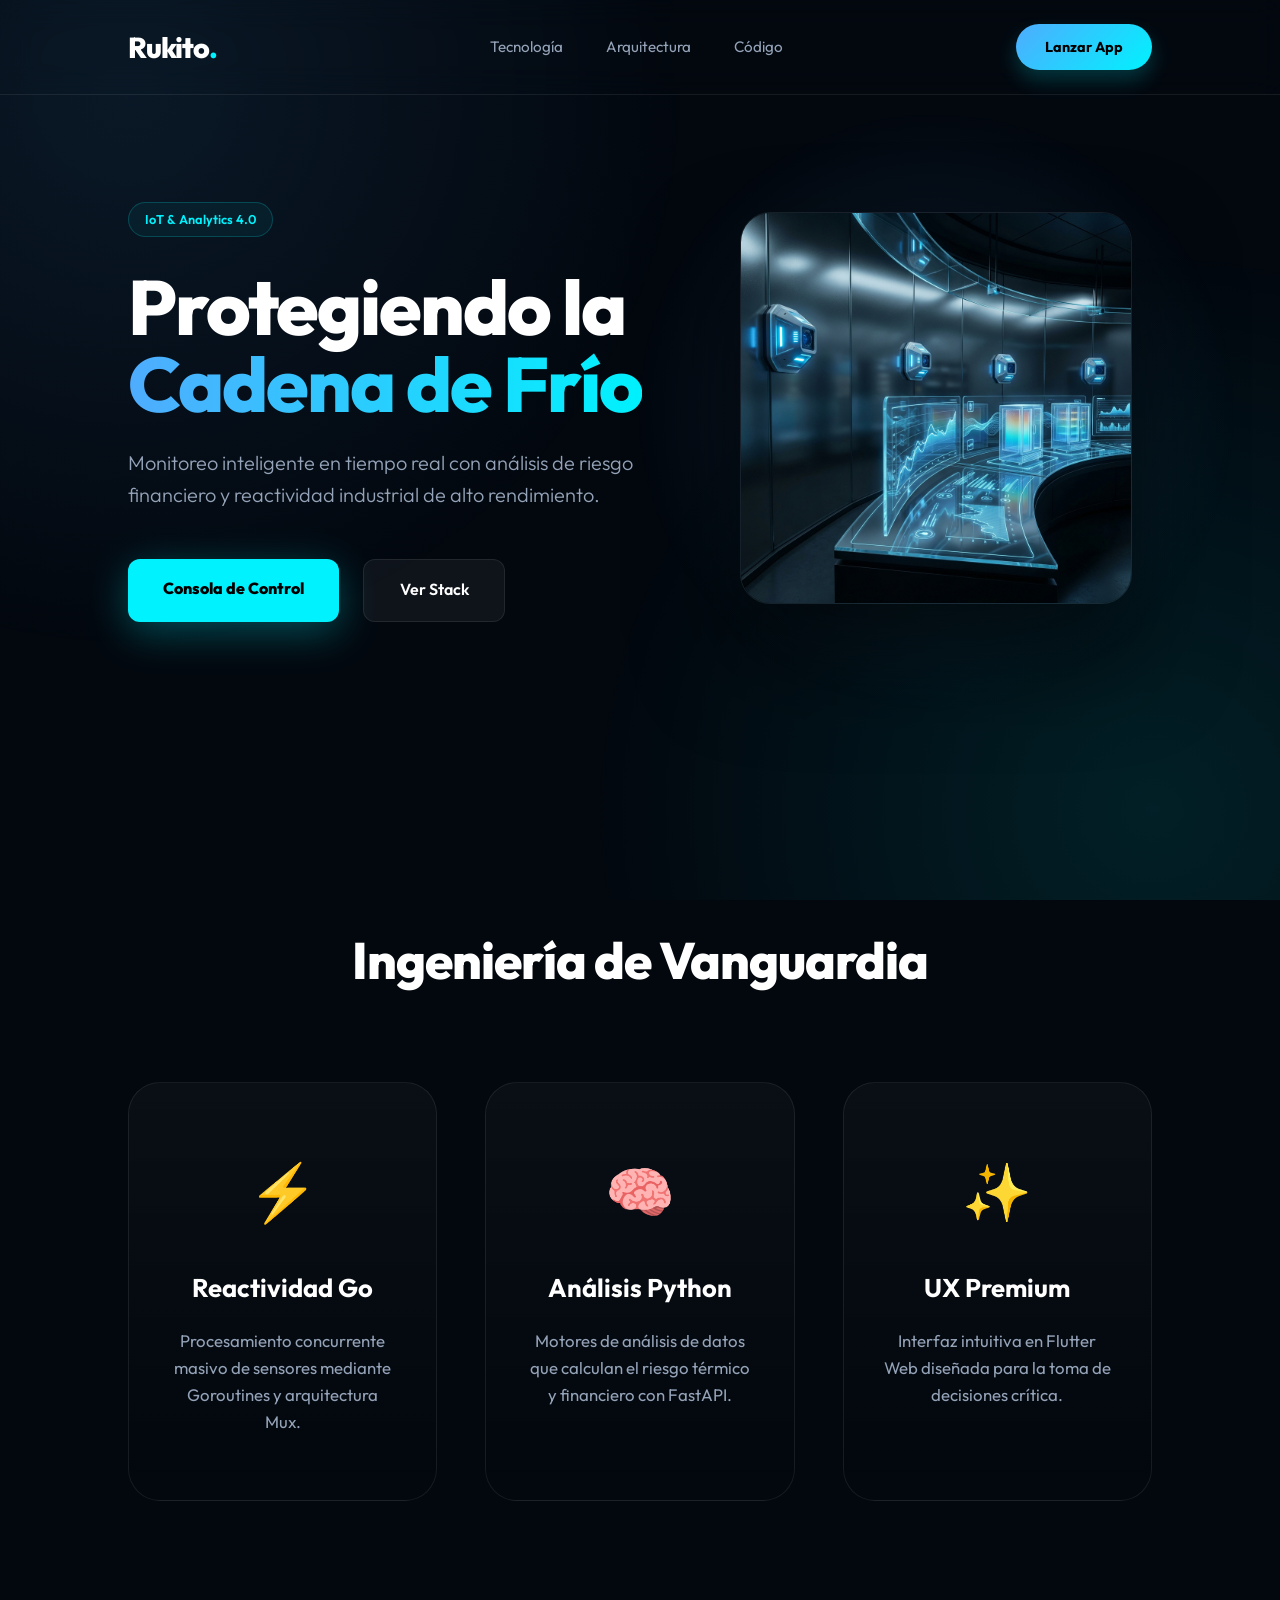
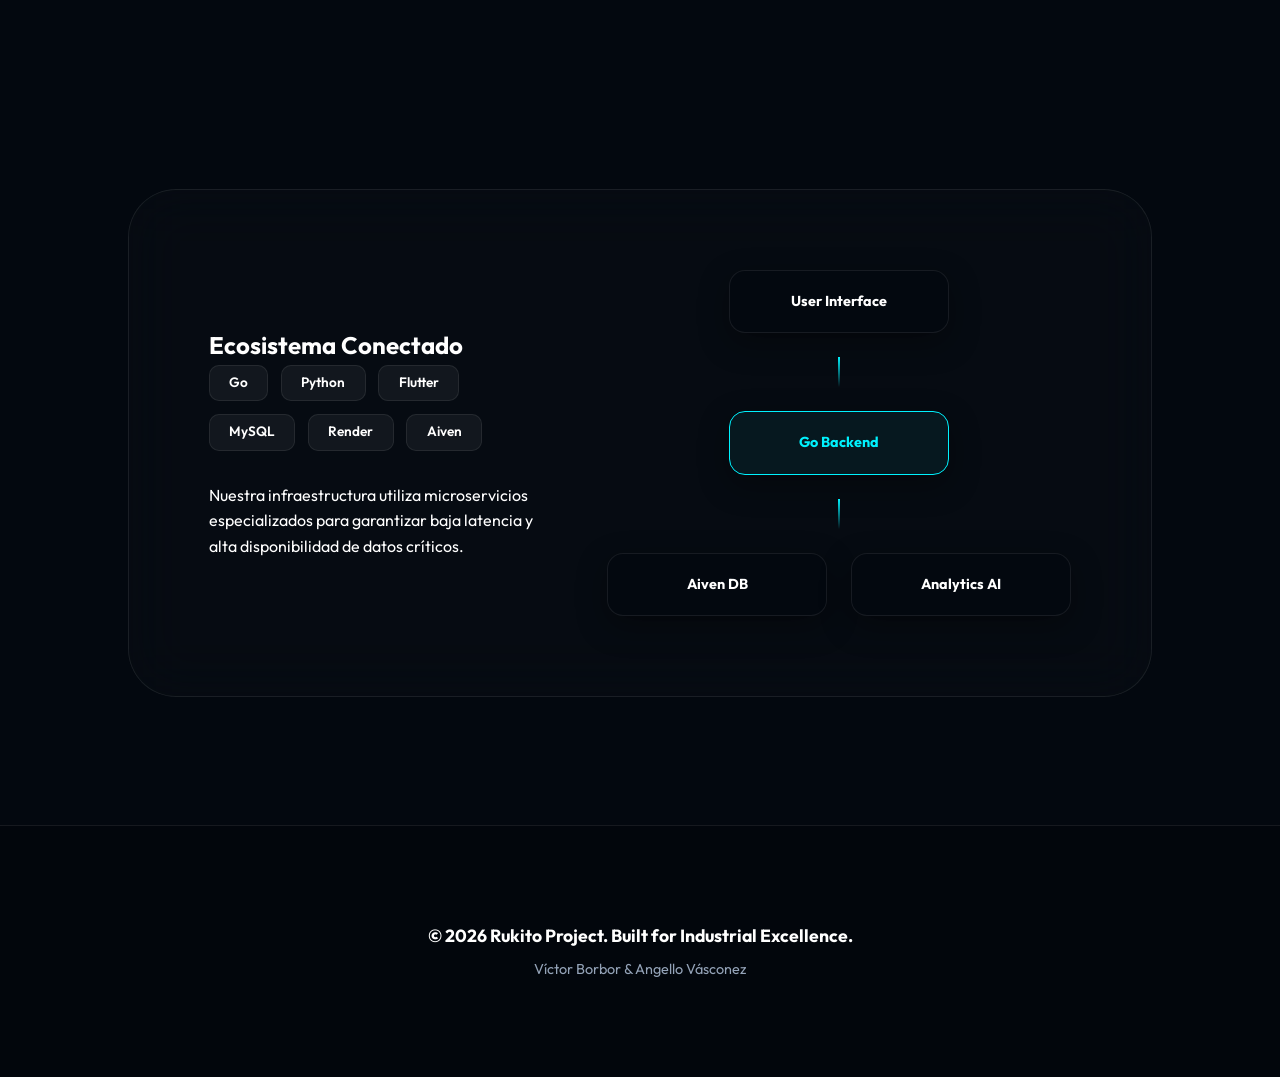
<file: index.html>
<!DOCTYPE html>
<html lang="es">

<head>
    <meta charset="UTF-8">
    <meta name="viewport" content="width=device-width, initial-scale=1.0">
    <title>Rukito | Inteligencia en Cadena de Frío</title>
    <link rel="preconnect" href="https://fonts.googleapis.com">
    <link rel="preconnect" href="https://fonts.gstatic.com" crossorigin>
    <link href="https://fonts.googleapis.com/css2?family=Outfit:wght@300;400;600;800&display=swap" rel="stylesheet">
    <link rel="stylesheet" href="style.css">
    <meta name="description"
        content="Rukito: Monitoreo predictivo y reactivo para la industria del frío mediante IA y microservicios.">
</head>

<body>
    <div class="glass-bg"></div>

    <nav>
        <div class="logo">Rukito<span>.</span></div>
        <div class="nav-links">
            <a href="#features">Tecnología</a>
            <a href="#architecture">Arquitectura</a>
            <a href="https://github.com/vicbguti29/rukito-unified-group" target="_blank">Código</a>
        </div>
        <a href="./app/" class="btn-primary">Lanzar App</a>
    </nav>

    <header class="hero">
        <div class="hero-content">
            <div class="badge">IoT & Analytics 4.0</div>
            <h1>Protegiendo la <span class="gradient-text">Cadena de Frío</span></h1>
            <p>Monitoreo inteligente en tiempo real con análisis de riesgo financiero y reactividad industrial de alto
                rendimiento.</p>
            <div class="hero-btns">
                <a href="./app/" class="btn-glow">Consola de Control</a>
                <a href="#architecture" class="btn-outline">Ver Stack</a>
            </div>
        </div>
        <div class="hero-image">
            <div class="image-wrapper">
                <img src="hero-image.png" alt="Rukito Intelligence Dashboard">
                <div class="glow-sphere"></div>
            </div>
        </div>
    </header>

    <section id="features" class="features">
        <h2>Ingeniería de Vanguardia</h2>
        <div class="feature-grid">
            <div class="feature-card">
                <div class="icon">⚡</div>
                <h3>Reactividad Go</h3>
                <p>Procesamiento concurrente masivo de sensores mediante Goroutines y arquitectura Mux.</p>
            </div>
            <div class="feature-card">
                <div class="icon">🧠</div>
                <h3>Análisis Python</h3>
                <p>Motores de análisis de datos que calculan el riesgo térmico y financiero con FastAPI.</p>
            </div>
            <div class="feature-card">
                <div class="icon">✨</div>
                <h3>UX Premium</h3>
                <p>Interfaz intuitiva en Flutter Web diseñada para la toma de decisiones crítica.</p>
            </div>
        </div>
    </section>

    <section id="architecture" class="tech-section">
        <div class="tech-card glass">
            <div class="tech-info">
                <h2>Ecosistema Conectado</h2>
                <div class="tech-stack">
                    <span class="tag">Go</span> <span class="tag">Python</span> <span class="tag">Flutter</span> <span
                        class="tag">MySQL</span> <span class="tag">Render</span> <span class="tag">Aiven</span>
                </div>
                <p>Nuestra infraestructura utiliza microservicios especializados para garantizar baja latencia y alta
                    disponibilidad de datos críticos.</p>
            </div>
            <div class="tech-visual">
                <div class="node-group">
                    <div class="node">User Interface</div>
                    <div class="line"></div>
                    <div class="node highlight">Go Backend</div>
                    <div class="line"></div>
                    <div class="node-row">
                        <div class="node">Aiven DB</div>
                        <div class="node">Analytics AI</div>
                    </div>
                </div>
            </div>
        </div>
    </section>

    <footer>
        <p>&copy; 2026 Rukito Project. Built for Industrial Excellence.</p>
        <div class="authors">Víctor Borbor & Angello Vásconez</div>
    </footer>

    <script src="script.js"></script>
</body>

</html>
</file>
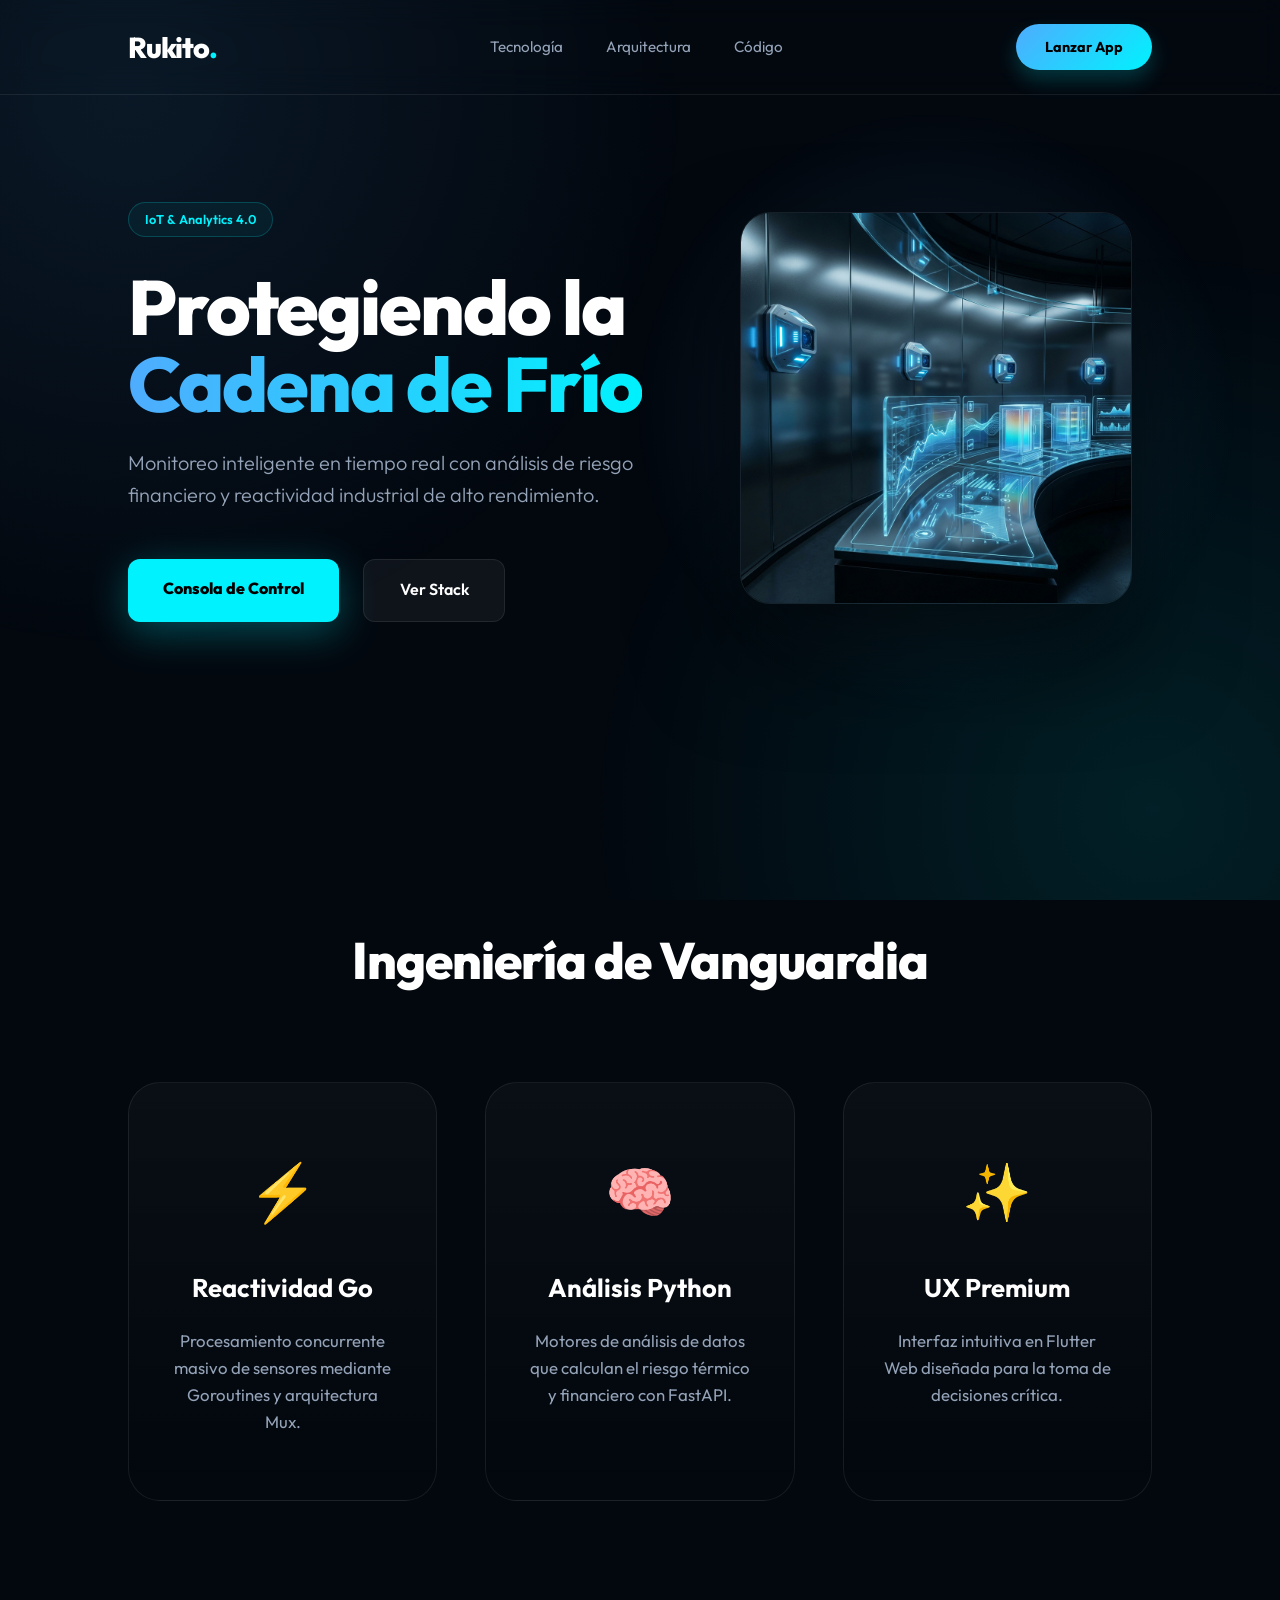
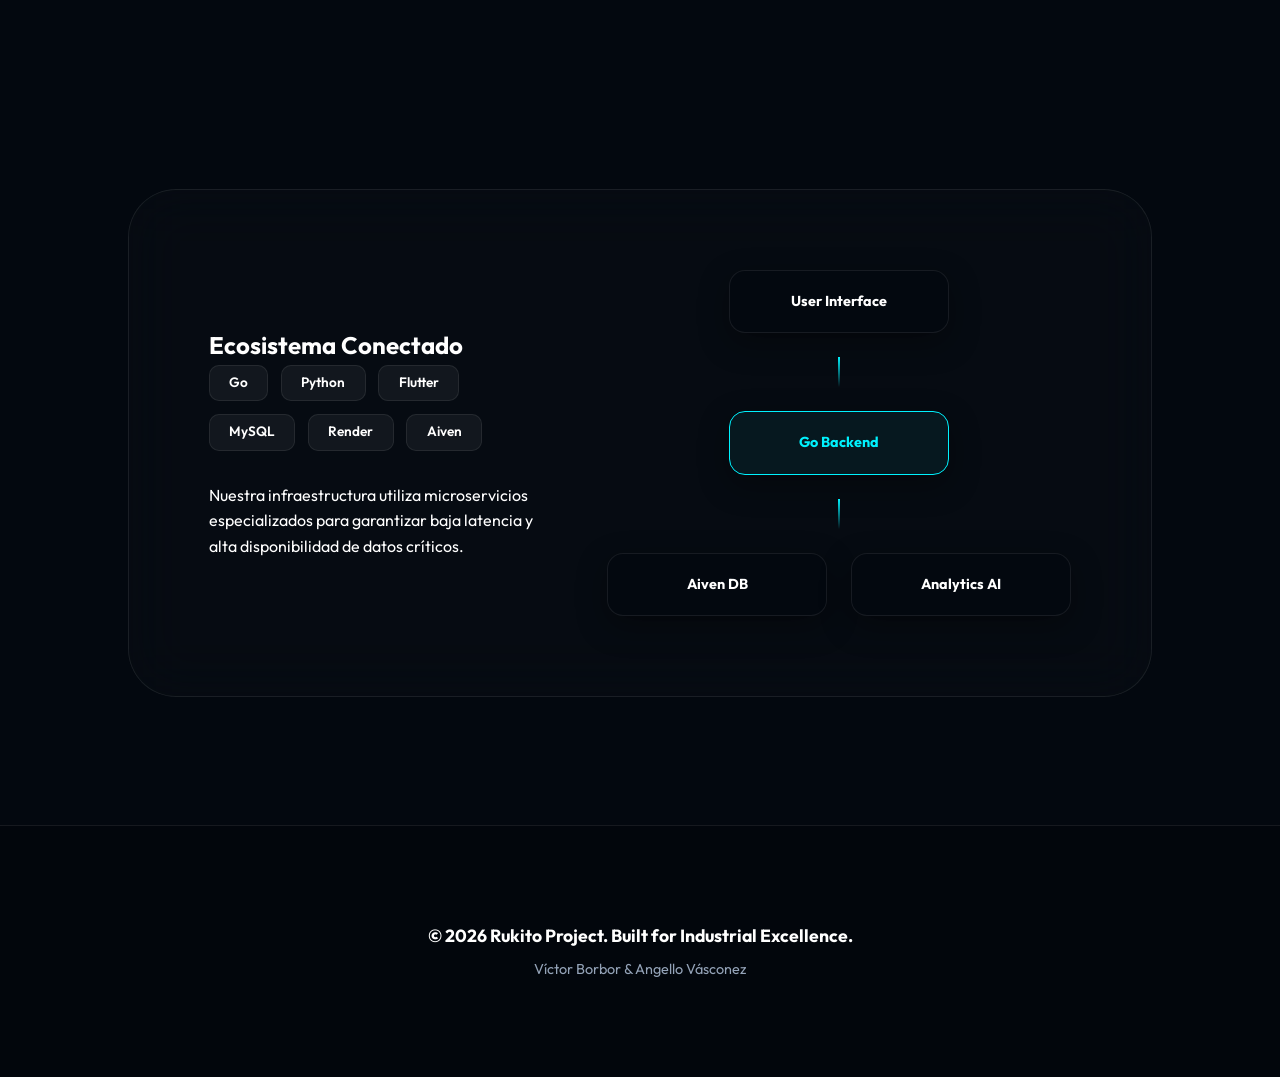
<file: landing/index.html>
<!DOCTYPE html>
<html lang="es">

<head>
    <meta charset="UTF-8">
    <meta name="viewport" content="width=device-width, initial-scale=1.0">
    <title>Rukito | Inteligencia en Cadena de Frío</title>
    <link rel="preconnect" href="https://fonts.googleapis.com">
    <link rel="preconnect" href="https://fonts.gstatic.com" crossorigin>
    <link href="https://fonts.googleapis.com/css2?family=Outfit:wght@300;400;600;800&display=swap" rel="stylesheet">
    <link rel="stylesheet" href="style.css">
    <meta name="description"
        content="Rukito: Monitoreo predictivo y reactivo para la industria del frío mediante IA y microservicios.">
</head>

<body>
    <div class="glass-bg"></div>

    <nav>
        <div class="logo">Rukito<span>.</span></div>
        <div class="nav-links">
            <a href="#features">Tecnología</a>
            <a href="#architecture">Arquitectura</a>
            <a href="https://github.com/vicbguti29/rukito-unified-group" target="_blank">Código</a>
        </div>
        <a href="./rukito/" class="btn-primary">Lanzar App</a>
    </nav>

    <header class="hero">
        <div class="hero-content">
            <div class="badge">IoT & Analytics 4.0</div>
            <h1>Protegiendo la <span class="gradient-text">Cadena de Frío</span></h1>
            <p>Monitoreo inteligente en tiempo real con análisis de riesgo financiero y reactividad industrial de alto
                rendimiento.</p>
            <div class="hero-btns">
                <a href="./rukito/" class="btn-glow">Consola de Control</a>
                <a href="#architecture" class="btn-outline">Ver Stack</a>
            </div>
        </div>
        <div class="hero-image">
            <div class="image-wrapper">
                <img src="hero-image.png" alt="Rukito Intelligence Dashboard">
                <div class="glow-sphere"></div>
            </div>
        </div>
    </header>

    <section id="features" class="features">
        <h2>Ingeniería de Vanguardia</h2>
        <div class="feature-grid">
            <div class="feature-card">
                <div class="icon">⚡</div>
                <h3>Reactividad Go</h3>
                <p>Procesamiento concurrente masivo de sensores mediante Goroutines y arquitectura Mux.</p>
            </div>
            <div class="feature-card">
                <div class="icon">🧠</div>
                <h3>Análisis Python</h3>
                <p>Motores de análisis de datos que calculan el riesgo térmico y financiero con FastAPI.</p>
            </div>
            <div class="feature-card">
                <div class="icon">✨</div>
                <h3>UX Premium</h3>
                <p>Interfaz intuitiva en Flutter Web diseñada para la toma de decisiones crítica.</p>
            </div>
        </div>
    </section>

    <section id="architecture" class="tech-section">
        <div class="tech-card glass">
            <div class="tech-info">
                <h2>Ecosistema Conectado</h2>
                <div class="tech-stack">
                    <span class="tag">Go</span> <span class="tag">Python</span> <span class="tag">Flutter</span> <span
                        class="tag">MySQL</span> <span class="tag">Render</span> <span class="tag">Aiven</span>
                </div>
                <p>Nuestra infraestructura utiliza microservicios especializados para garantizar baja latencia y alta
                    disponibilidad de datos críticos.</p>
            </div>
            <div class="tech-visual">
                <div class="node-group">
                    <div class="node">User Interface</div>
                    <div class="line"></div>
                    <div class="node highlight">Go Backend</div>
                    <div class="line"></div>
                    <div class="node-row">
                        <div class="node">Aiven DB</div>
                        <div class="node">Analytics AI</div>
                    </div>
                </div>
            </div>
        </div>
    </section>

    <footer>
        <p>&copy; 2026 Rukito Project. Built for Industrial Excellence.</p>
        <div class="authors">Víctor Borbor & Angello Vásconez</div>
    </footer>

    <script src="script.js"></script>
</body>

</html>
</file>
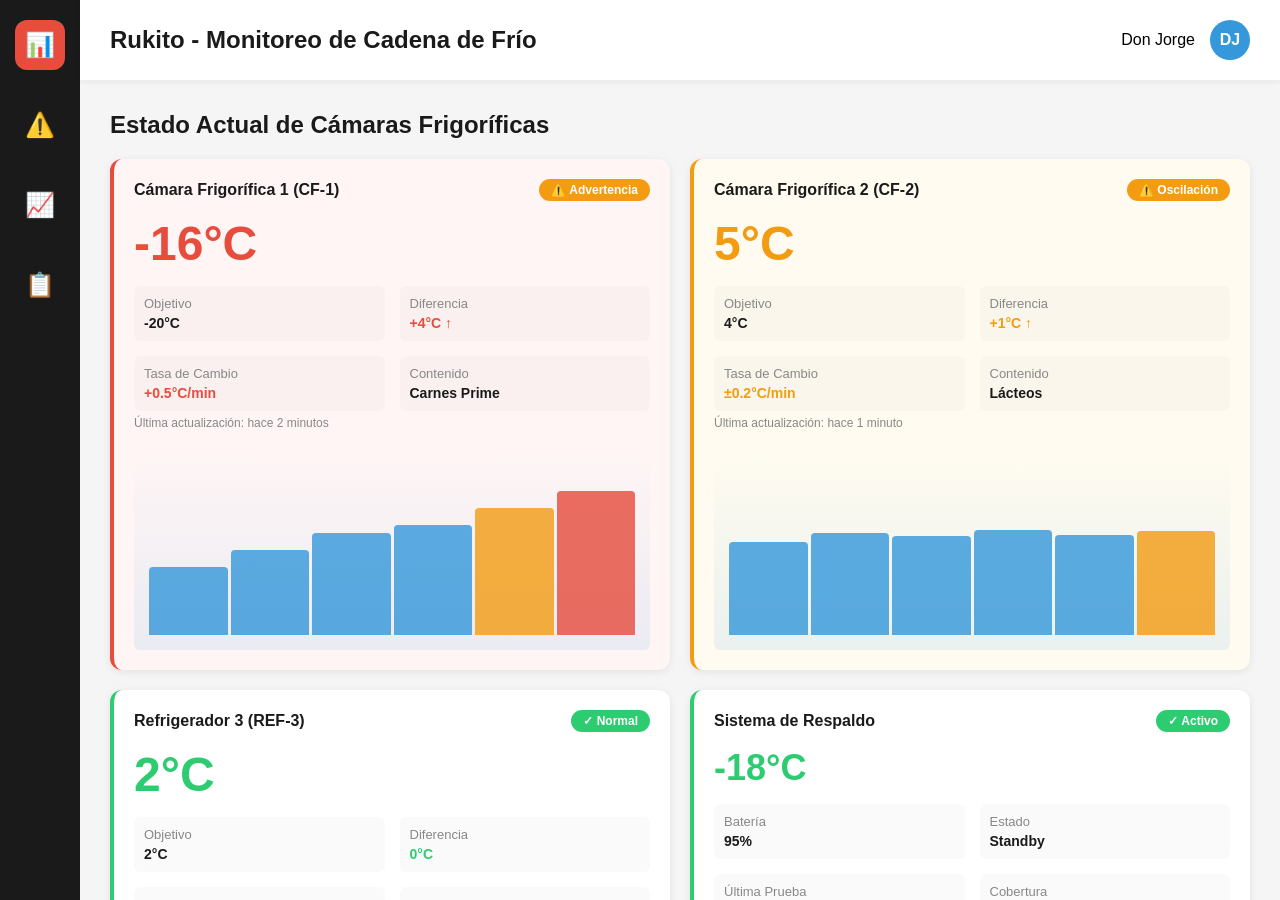
<file: prototipo.html>
<!DOCTYPE html>
<html lang="es">
<head>
    <meta charset="UTF-8">
    <meta name="viewport" content="width=device-width, initial-scale=1.0">
    <title>Rukito - Sistema de Monitoreo de Cadena de Frío</title>
    <style>
        * {
            margin: 0;
            padding: 0;
            box-sizing: border-box;
        }

        body {
            font-family: -apple-system, BlinkMacSystemFont, 'Segoe UI', Roboto, Oxygen, Ubuntu, Cantarell, sans-serif;
            background: #f5f5f5;
            overflow: hidden;
        }

        .container {
            display: flex;
            height: 100vh;
        }

        /* Sidebar */
        .sidebar {
            width: 80px;
            background: #1a1a1a;
            display: flex;
            flex-direction: column;
            align-items: center;
            padding: 20px 0;
            gap: 30px;
        }

        .sidebar-item {
            width: 50px;
            height: 50px;
            border-radius: 12px;
            display: flex;
            align-items: center;
            justify-content: center;
            cursor: pointer;
            font-size: 24px;
            transition: all 0.3s;
            color: #888;
        }

        .sidebar-item.active {
            background: #e74c3c;
            color: white;
        }

        .sidebar-item:hover {
            color: white;
            background: #333;
        }

        /* Main Content */
        .main-content {
            flex: 1;
            display: flex;
            flex-direction: column;
        }

        /* Header */
        .header {
            background: white;
            padding: 20px 30px;
            border-bottom: 1px solid #eee;
            display: flex;
            justify-content: space-between;
            align-items: center;
            box-shadow: 0 2px 4px rgba(0,0,0,0.05);
        }

        .header h1 {
            font-size: 24px;
            color: #1a1a1a;
        }

        .user-info {
            display: flex;
            align-items: center;
            gap: 15px;
        }

        .user-avatar {
            width: 40px;
            height: 40px;
            border-radius: 50%;
            background: #3498db;
            color: white;
            display: flex;
            align-items: center;
            justify-content: center;
            font-weight: bold;
        }

        /* Content Area */
        .content {
            flex: 1;
            overflow-y: auto;
            padding: 30px;
        }

        .view {
            display: none;
        }

        .view.active {
            display: block;
            animation: fadeIn 0.3s;
        }

        @keyframes fadeIn {
            from { opacity: 0; }
            to { opacity: 1; }
        }

        /* Dashboard Grid */
        .dashboard-grid {
            display: grid;
            grid-template-columns: 1fr 1fr;
            gap: 20px;
            margin-bottom: 30px;
        }

        .card {
            background: white;
            border-radius: 12px;
            padding: 20px;
            box-shadow: 0 2px 8px rgba(0,0,0,0.08);
            border-left: 4px solid #3498db;
        }

        .card.critical {
            border-left-color: #e74c3c;
            background: #fff5f5;
        }

        .card.warning {
            border-left-color: #f39c12;
            background: #fffbf0;
        }

        .card.normal {
            border-left-color: #2ecc71;
        }

        .card-header {
            display: flex;
            justify-content: space-between;
            align-items: center;
            margin-bottom: 15px;
        }

        .card-title {
            font-size: 16px;
            font-weight: 600;
            color: #1a1a1a;
        }

        .status-badge {
            padding: 4px 12px;
            border-radius: 20px;
            font-size: 12px;
            font-weight: 600;
        }

        .status-badge.online {
            background: #2ecc71;
            color: white;
        }

        .status-badge.warning {
            background: #f39c12;
            color: white;
        }

        .status-badge.offline {
            background: #e74c3c;
            color: white;
        }

        .temperature-display {
            font-size: 48px;
            font-weight: 700;
            color: #1a1a1a;
            margin: 15px 0;
        }

        .temperature-display.critical {
            color: #e74c3c;
        }

        .temperature-display.warning {
            color: #f39c12;
        }

        .temp-details {
            display: grid;
            grid-template-columns: 1fr 1fr;
            gap: 15px;
            margin-top: 15px;
            font-size: 13px;
        }

        .temp-detail {
            padding: 10px;
            background: rgba(0,0,0,0.02);
            border-radius: 6px;
        }

        .detail-label {
            color: #888;
            margin-bottom: 4px;
        }

        .detail-value {
            font-weight: 600;
            color: #1a1a1a;
            font-size: 14px;
        }

        /* Chart */
        .chart-container {
            margin-top: 20px;
            height: 200px;
            background: linear-gradient(to top, rgba(52, 152, 219, 0.1), transparent);
            border-radius: 6px;
            padding: 15px;
            display: flex;
            align-items: flex-end;
            gap: 3px;
        }

        .chart-bar {
            flex: 1;
            background: #3498db;
            border-radius: 4px 4px 0 0;
            opacity: 0.8;
        }

        /* Alerts */
        .alerts-container {
            display: flex;
            flex-direction: column;
            gap: 15px;
        }

        .alert-item {
            background: white;
            border-left: 4px solid;
            padding: 15px 20px;
            border-radius: 8px;
            display: flex;
            justify-content: space-between;
            align-items: center;
            box-shadow: 0 2px 8px rgba(0,0,0,0.08);
        }

        .alert-item.priority-1 {
            border-left-color: #e74c3c;
            background: #fff5f5;
        }

        .alert-item.priority-2 {
            border-left-color: #f39c12;
            background: #fffbf0;
        }

        .alert-item.priority-3 {
            border-left-color: #3498db;
            background: #f0f8ff;
        }

        .alert-content {
            flex: 1;
        }

        .alert-title {
            font-weight: 600;
            color: #1a1a1a;
            margin-bottom: 5px;
        }

        .alert-time {
            font-size: 12px;
            color: #888;
        }

        .alert-badge {
            padding: 6px 14px;
            border-radius: 20px;
            font-size: 12px;
            font-weight: 600;
            color: white;
        }

        .alert-badge.p1 {
            background: #e74c3c;
        }

        .alert-badge.p2 {
            background: #f39c12;
        }

        .alert-badge.p3 {
            background: #3498db;
        }

        /* Stats Grid */
        .stats-grid {
            display: grid;
            grid-template-columns: repeat(3, 1fr);
            gap: 20px;
            margin-bottom: 30px;
        }

        .stat-card {
            background: white;
            padding: 20px;
            border-radius: 12px;
            box-shadow: 0 2px 8px rgba(0,0,0,0.08);
            text-align: center;
        }

        .stat-value {
            font-size: 32px;
            font-weight: 700;
            color: #3498db;
            margin: 10px 0;
        }

        .stat-label {
            font-size: 14px;
            color: #888;
            font-weight: 500;
        }

        /* Historical */
        .historical-container {
            background: white;
            border-radius: 12px;
            padding: 25px;
            box-shadow: 0 2px 8px rgba(0,0,0,0.08);
        }

        .historical-header {
            display: flex;
            justify-content: space-between;
            align-items: center;
            margin-bottom: 20px;
            flex-wrap: wrap;
            gap: 15px;
        }

        .date-range {
            display: flex;
            gap: 10px;
        }

        .date-input {
            padding: 8px 12px;
            border: 1px solid #ddd;
            border-radius: 6px;
            font-size: 14px;
        }

        .chart-wrapper {
            margin-top: 20px;
            height: 300px;
            position: relative;
            background: linear-gradient(to right, rgba(52, 152, 219, 0.05) 0%, rgba(46, 204, 113, 0.05) 100%);
            border-radius: 8px;
            padding: 20px;
            display: flex;
            align-items: flex-end;
            gap: 8px;
            justify-content: space-around;
        }

        .chart-point {
            flex: 1;
            max-width: 15px;
            background: linear-gradient(to top, #3498db, #2ecc71);
            border-radius: 2px;
            opacity: 0.8;
            position: relative;
        }

        .chart-point:hover {
            opacity: 1;
        }

        /* Buttons */
        .btn {
            padding: 10px 20px;
            border: none;
            border-radius: 6px;
            cursor: pointer;
            font-weight: 600;
            font-size: 14px;
            transition: all 0.3s;
        }

        .btn-primary {
            background: #3498db;
            color: white;
        }

        .btn-primary:hover {
            background: #2980b9;
        }

        /* Responsive */
        @media (max-width: 1024px) {
            .dashboard-grid {
                grid-template-columns: 1fr;
            }
            .stats-grid {
                grid-template-columns: repeat(2, 1fr);
            }
        }

        @media (max-width: 768px) {
            .sidebar {
                width: 60px;
            }
            .stats-grid {
                grid-template-columns: 1fr;
            }
            .content {
                padding: 15px;
            }
        }

        /* Pulse Animation */
        @keyframes pulse {
            0%, 100% { opacity: 1; }
            50% { opacity: 0.5; }
        }

        .pulse {
            animation: pulse 2s infinite;
        }

        /* Time indicator */
        .time {
            color: #888;
            font-size: 12px;
            margin-top: 5px;
        }
    </style>
</head>
<body>
    <div class="container">
        <!-- Sidebar -->
        <div class="sidebar">
            <div class="sidebar-item active" onclick="switchView('dashboard')" title="Dashboard">📊</div>
            <div class="sidebar-item" onclick="switchView('alerts')" title="Alertas">⚠️</div>
            <div class="sidebar-item" onclick="switchView('historical')" title="Histórico">📈</div>
            <div class="sidebar-item" onclick="switchView('reports')" title="Reportes">📋</div>
        </div>

        <!-- Main Content -->
        <div class="main-content">
            <!-- Header -->
            <div class="header">
                <h1>Rukito - Monitoreo de Cadena de Frío</h1>
                <div class="user-info">
                    <span>Don Jorge</span>
                    <div class="user-avatar">DJ</div>
                </div>
            </div>

            <!-- Content -->
            <div class="content">
                <!-- Dashboard View -->
                <div id="dashboard" class="view active">
                    <h2 style="margin-bottom: 20px; color: #1a1a1a;">Estado Actual de Cámaras Frigoríficas</h2>
                    
                    <div class="dashboard-grid">
                        <!-- CF-1 Card -->
                        <div class="card critical">
                            <div class="card-header">
                                <div class="card-title">Cámara Frigorífica 1 (CF-1)</div>
                                <span class="status-badge warning">⚠️ Advertencia</span>
                            </div>
                            <div class="temperature-display critical">-16°C</div>
                            <div class="temp-details">
                                <div class="temp-detail">
                                    <div class="detail-label">Objetivo</div>
                                    <div class="detail-value">-20°C</div>
                                </div>
                                <div class="temp-detail">
                                    <div class="detail-label">Diferencia</div>
                                    <div class="detail-value" style="color: #e74c3c;">+4°C ↑</div>
                                </div>
                                <div class="temp-detail">
                                    <div class="detail-label">Tasa de Cambio</div>
                                    <div class="detail-value" style="color: #e74c3c;">+0.5°C/min</div>
                                </div>
                                <div class="temp-detail">
                                    <div class="detail-label">Contenido</div>
                                    <div class="detail-value">Carnes Prime</div>
                                </div>
                            </div>
                            <div class="time">Última actualización: hace 2 minutos</div>
                            <div class="chart-container">
                                <div class="chart-bar" style="height: 40%;"></div>
                                <div class="chart-bar" style="height: 50%;"></div>
                                <div class="chart-bar" style="height: 60%;"></div>
                                <div class="chart-bar" style="height: 65%;"></div>
                                <div class="chart-bar" style="height: 75%; background: #f39c12;"></div>
                                <div class="chart-bar pulse" style="height: 85%; background: #e74c3c;"></div>
                            </div>
                        </div>

                        <!-- CF-2 Card -->
                        <div class="card warning">
                            <div class="card-header">
                                <div class="card-title">Cámara Frigorífica 2 (CF-2)</div>
                                <span class="status-badge warning">⚠️ Oscilación</span>
                            </div>
                            <div class="temperature-display warning">5°C</div>
                            <div class="temp-details">
                                <div class="temp-detail">
                                    <div class="detail-label">Objetivo</div>
                                    <div class="detail-value">4°C</div>
                                </div>
                                <div class="temp-detail">
                                    <div class="detail-label">Diferencia</div>
                                    <div class="detail-value" style="color: #f39c12;">+1°C ↑</div>
                                </div>
                                <div class="temp-detail">
                                    <div class="detail-label">Tasa de Cambio</div>
                                    <div class="detail-value" style="color: #f39c12;">±0.2°C/min</div>
                                </div>
                                <div class="temp-detail">
                                    <div class="detail-label">Contenido</div>
                                    <div class="detail-value">Lácteos</div>
                                </div>
                            </div>
                            <div class="time">Última actualización: hace 1 minuto</div>
                            <div class="chart-container">
                                <div class="chart-bar" style="height: 55%;"></div>
                                <div class="chart-bar" style="height: 60%;"></div>
                                <div class="chart-bar" style="height: 58%;"></div>
                                <div class="chart-bar" style="height: 62%;"></div>
                                <div class="chart-bar" style="height: 59%;"></div>
                                <div class="chart-bar" style="height: 61%; background: #f39c12;"></div>
                            </div>
                        </div>

                        <!-- Refrigerador 3 Card -->
                        <div class="card normal">
                            <div class="card-header">
                                <div class="card-title">Refrigerador 3 (REF-3)</div>
                                <span class="status-badge online">✓ Normal</span>
                            </div>
                            <div class="temperature-display" style="color: #2ecc71;">2°C</div>
                            <div class="temp-details">
                                <div class="temp-detail">
                                    <div class="detail-label">Objetivo</div>
                                    <div class="detail-value">2°C</div>
                                </div>
                                <div class="temp-detail">
                                    <div class="detail-label">Diferencia</div>
                                    <div class="detail-value" style="color: #2ecc71;">0°C</div>
                                </div>
                                <div class="temp-detail">
                                    <div class="detail-label">Tasa de Cambio</div>
                                    <div class="detail-value" style="color: #2ecc71;">0°C/min</div>
                                </div>
                                <div class="temp-detail">
                                    <div class="detail-label">Contenido</div>
                                    <div class="detail-value">Vegetales</div>
                                </div>
                            </div>
                            <div class="time">Última actualización: hace 1 minuto</div>
                            <div class="chart-container">
                                <div class="chart-bar" style="height: 55%; background: #2ecc71;"></div>
                                <div class="chart-bar" style="height: 55%; background: #2ecc71;"></div>
                                <div class="chart-bar" style="height: 55%; background: #2ecc71;"></div>
                                <div class="chart-bar" style="height: 55%; background: #2ecc71;"></div>
                                <div class="chart-bar" style="height: 55%; background: #2ecc71;"></div>
                                <div class="chart-bar" style="height: 55%; background: #2ecc71;"></div>
                            </div>
                        </div>

                        <!-- Sistema de Respaldo -->
                        <div class="card normal">
                            <div class="card-header">
                                <div class="card-title">Sistema de Respaldo</div>
                                <span class="status-badge online">✓ Activo</span>
                            </div>
                            <div class="temperature-display" style="color: #2ecc71; font-size: 36px;">-18°C</div>
                            <div class="temp-details">
                                <div class="temp-detail">
                                    <div class="detail-label">Batería</div>
                                    <div class="detail-value">95%</div>
                                </div>
                                <div class="temp-detail">
                                    <div class="detail-label">Estado</div>
                                    <div class="detail-value">Standby</div>
                                </div>
                                <div class="temp-detail">
                                    <div class="detail-label">Última Prueba</div>
                                    <div class="detail-value">Hoy 08:00</div>
                                </div>
                                <div class="temp-detail">
                                    <div class="detail-label">Cobertura</div>
                                    <div class="detail-value">CF-1</div>
                                </div>
                            </div>
                            <div class="time">Último chequeo: hace 3 horas</div>
                        </div>
                    </div>

                    <div class="stats-grid">
                        <div class="stat-card">
                            <div class="stat-label">Cámaras Operativas</div>
                            <div class="stat-value">3</div>
                            <div style="font-size: 12px; color: #f39c12;">de 3 en advertencia</div>
                        </div>
                        <div class="stat-card">
                            <div class="stat-label">Promedio de Temperatura</div>
                            <div class="stat-value" style="color: #f39c12;">-3°C</div>
                            <div style="font-size: 12px; color: #888;">En rango general</div>
                        </div>
                        <div class="stat-card">
                            <div class="stat-label">Alertas Activas</div>
                            <div class="stat-value" style="color: #e74c3c;">2</div>
                            <div style="font-size: 12px; color: #e74c3c;">Requieren atención</div>
                        </div>
                    </div>
                </div>

                <!-- Alerts View -->
                <div id="alerts" class="view">
                    <h2 style="margin-bottom: 20px; color: #1a1a1a;">Centro de Alertas</h2>
                    <div class="alerts-container">
                        <div class="alert-item priority-1">
                            <div class="alert-content">
                                <div class="alert-title">🚨 CRÍTICA: CF-1 en Riesgo de Pérdida Total</div>
                                <div class="alert-time">Hace 3 minutos • Tasa: +0.5°C/min</div>
                                <div style="font-size: 13px; color: #666; margin-top: 8px;">La puerta de CF-1 (Carnes Prime) detectada abierta. Temperatura subiendo desde -20°C a -16°C. Pérdida estimada: $15,000 USD si no se controla en 20 minutos.</div>
                            </div>
                            <span class="alert-badge p1">P1</span>
                        </div>

                        <div class="alert-item priority-1">
                            <div class="alert-content">
                                <div class="alert-title">📢 SMS Enviado a Don Jorge</div>
                                <div class="alert-time">Hace 2 minutos</div>
                                <div style="font-size: 13px; color: #666; margin-top: 8px;">+593-999-XXXX - Mensaje de alerta de temperatura crítica en CF-1 entregado exitosamente.</div>
                            </div>
                            <span class="alert-badge p1">P1</span>
                        </div>

                        <div class="alert-item priority-2">
                            <div class="alert-content">
                                <div class="alert-title">⚠️ CF-2 Oscilando - Micro-corte de Energía</div>
                                <div class="alert-time">Hace 5 minutos</div>
                                <div style="font-size: 13px; color: #666; margin-top: 8px;">CF-2 (Lácteos/Moros) detecta fluctuaciones de ±2°C. Compresor activado automáticamente. Monitoreo continuo.</div>
                            </div>
                            <span class="alert-badge p2">P2</span>
                        </div>

                        <div class="alert-item priority-3">
                            <div class="alert-content">
                                <div class="alert-title">ℹ️ REF-3 Operando Normalmente</div>
                                <div class="alert-time">Hace 1 minuto</div>
                                <div style="font-size: 13px; color: #666; margin-top: 8px;">Temperatura estable en 2°C. Sin variaciones detectadas. Vegetales en óptimas condiciones.</div>
                            </div>
                            <span class="alert-badge p3">P3</span>
                        </div>

                        <div class="alert-item priority-2">
                            <div class="alert-content">
                                <div class="alert-title">⚠️ Mantenimiento Preventivo Pendiente</div>
                                <div class="alert-time">Hace 1 hora</div>
                                <div style="font-size: 13px; color: #666; margin-top: 8px;">CF-1: Mantenimiento de filtros programado para mañana a las 06:00. Duración estimada: 45 minutos.</div>
                            </div>
                            <span class="alert-badge p2">P2</span>
                        </div>
                    </div>
                </div>

                <!-- Historical View -->
                <div id="historical" class="view">
                    <h2 style="margin-bottom: 20px; color: #1a1a1a;">Histórico de Temperaturas</h2>
                    
                    <div class="historical-container">
                        <div class="historical-header">
                            <div>
                                <label style="font-weight: 600; margin-right: 10px;">Período:</label>
                                <div class="date-range">
                                    <input type="date" class="date-input" value="2024-12-04">
                                    <span style="padding: 8px;">a</span>
                                    <input type="date" class="date-input" value="2024-12-11">
                                </div>
                            </div>
                            <div>
                                <label style="font-weight: 600; margin-right: 10px;">Cámara:</label>
                                <select class="date-input" style="cursor: pointer;">
                                    <option>CF-1 (Carnes Prime)</option>
                                    <option>CF-2 (Lácteos)</option>
                                    <option>REF-3 (Vegetales)</option>
                                    <option>Todas</option>
                                </select>
                            </div>
                        </div>

                        <div style="margin-top: 20px;">
                            <h3 style="font-size: 14px; color: #666; margin-bottom: 15px;">CF-1: Comportamiento en los últimos 7 días</h3>
                            <div class="chart-wrapper">
                                <div class="chart-point" style="height: 40%;"></div>
                                <div class="chart-point" style="height: 45%;"></div>
                                <div class="chart-point" style="height: 48%;"></div>
                                <div class="chart-point" style="height: 50%;"></div>
                                <div class="chart-point" style="height: 52%;"></div>
                                <div class="chart-point" style="height: 48%;"></div>
                                <div class="chart-point" style="height: 55%;"></div>
                                <div class="chart-point" style="height: 60%;"></div>
                                <div class="chart-point" style="height: 65%;"></div>
                                <div class="chart-point" style="height: 70%;"></div>
                                <div class="chart-point" style="height: 75%;"></div>
                                <div class="chart-point" style="height: 80%; background: linear-gradient(to top, #e74c3c, #f39c12);"></div>
                            </div>
                            <div style="display: flex; justify-content: space-between; margin-top: 10px; font-size: 12px; color: #888;">
                                <span>Lun 4</span>
                                <span>Mar 5</span>
                                <span>Mié 6</span>
                                <span>Jue 7</span>
                                <span>Vie 8</span>
                                <span>Sáb 9</span>
                                <span>Dom 10</span>
                                <span>Hoy 11</span>
                            </div>
                        </div>

                        <div style="margin-top: 40px; padding-top: 20px; border-top: 1px solid #eee;">
                            <h3 style="font-size: 14px; color: #666; margin-bottom: 15px;">Análisis de Datos</h3>
                            <div style="display: grid; grid-template-columns: repeat(3, 1fr); gap: 20px; font-size: 14px;">
                                <div>
                                    <div style="color: #888;">Temp. Máxima</div>
                                    <div style="font-size: 20px; font-weight: 700; color: #e74c3c;">-14°C</div>
                                    <div style="color: #888; font-size: 12px;">Hoy a las 22:15</div>
                                </div>
                                <div>
                                    <div style="color: #888;">Temp. Mínima</div>
                                    <div style="font-size: 20px; font-weight: 700; color: #2ecc71;">-21°C</div>
                                    <div style="color: #888; font-size: 12px;">Jue 7 a las 04:30</div>
                                </div>
                                <div>
                                    <div style="color: #888;">Temp. Promedio</div>
                                    <div style="font-size: 20px; font-weight: 700; color: #3498db;">-18°C</div>
                                    <div style="color: #888; font-size: 12px;">Últimos 7 días</div>
                                </div>
                            </div>
                        </div>
                    </div>
                </div>

                <!-- Reports View -->
                <div id="reports" class="view">
                    <h2 style="margin-bottom: 20px; color: #1a1a1a;">Reportes y Análisis</h2>
                    
                    <div class="stats-grid" style="grid-template-columns: repeat(2, 1fr); margin-bottom: 30px;">
                        <div class="stat-card">
                            <div class="stat-label">Horas en Riesgo (Últimas 24h)</div>
                            <div class="stat-value" style="color: #e74c3c;">2.5 h</div>
                            <div style="font-size: 12px; color: #888;">Por encima de umbral crítico</div>
                        </div>
                        <div class="stat-card">
                            <div class="stat-label">Costo Estimado en Riesgo</div>
                            <div class="stat-value" style="color: #e74c3c;">$15,000</div>
                            <div style="font-size: 12px; color: #888;">Carnes Premium (CF-1)</div>
                        </div>
                        <div class="stat-card">
                            <div class="stat-label">Confiabilidad del Sistema</div>
                            <div class="stat-value" style="color: #2ecc71;">99.8%</div>
                            <div style="font-size: 12px; color: #888;">Uptime en los últimos 30 días</div>
                        </div>
                        <div class="stat-card">
                            <div class="stat-label">Alertas Generadas (Mes)</div>
                            <div class="stat-value">24</div>
                            <div style="font-size: 12px; color: #888;">3 Críticas, 8 Advertencias, 13 Info</div>
                        </div>
                    </div>

                    <div class="historical-container">
                        <h3 style="margin-bottom: 15px;">Resumen Ejecutivo - Últimos 30 Días</h3>
                        <div style="line-height: 1.8; color: #666;">
                            <p><strong style="color: #1a1a1a;">Pregunta 1:</strong> ¿Cuál es la tasa de cambio (dT/dt) promedio de temperatura en CF-1 antes de una falla de alerta Prioridad 1?</p>
                            <p style="padding-left: 20px; color: #888;">Respuesta: <strong>+0.45°C/min</strong> en promedio. El mayor pico fue de +0.8°C/min el 7 de diciembre.</p>
                            
                            <p style="margin-top: 15px;"><strong style="color: #1a1a1a;">Pregunta 2:</strong> ¿Existe correlación entre horas de alta demanda y micro-oscilaciones en CF-2?</p>
                            <p style="padding-left: 20px; color: #888;">Respuesta: <strong>Sí, correlación de 0.78</strong>. Las oscilaciones aumentan 45% en horarios de almuerzo (12:00-15:00) y cena (18:00-22:00).</p>
                            
                            <p style="margin-top: 15px;"><strong style="color: #1a1a1a;">Pregunta 3:</strong> ¿Cuántas horas acumuladas ha pasado CF-1 cerca del umbral de daño en el último mes?</p>
                            <p style="padding-left: 20px; color: #888;">Respuesta: <strong>4.2 horas</strong> en zona de riesgo. Costo económico asociado: <strong>~$1,200 USD</strong> en riesgo acumulado.</p>
                        </div>
                    </div>
                </div>
            </div>
        </div>
    </div>

    <script>
        function switchView(viewName) {
            // Hide all views
            document.querySelectorAll('.view').forEach(view => {
                view.classList.remove('active');
            });
            
            // Remove active class from all sidebar items
            document.querySelectorAll('.sidebar-item').forEach(item => {
                item.classList.remove('active');
            });
            
            // Show selected view
            document.getElementById(viewName).classList.add('active');
            
            // Add active class to clicked sidebar item
            event.target.classList.add('active');
        }

        // Simulate real-time temperature updates
        setInterval(() => {
            const cf1Temp = document.querySelector('.card.critical .temperature-display');
            if (cf1Temp) {
                let current = parseFloat(cf1Temp.textContent);
                current += (Math.random() - 0.4) * 0.5;
                current = Math.max(-15, Math.min(-16.5, current));
                cf1Temp.textContent = current.toFixed(1) + '°C';
            }
        }, 5000);
    </script>
</body>
</html>
</file>
<file: style.css>
:root {
    --primary: #00f2fe;
    --secondary: #4facfe;
    --accent: #ff0080;
    --bg: #03080f;
    --glass: rgba(255, 255, 255, 0.05);
    --glass-border: rgba(255, 255, 255, 0.08);
    --text: #ffffff;
    --text-dim: #94a3b8;
}

* {
    margin: 0;
    padding: 0;
    box-sizing: border-box;
    scroll-behavior: smooth;
}

body {
    font-family: 'Outfit', sans-serif;
    background-color: var(--bg);
    color: var(--text);
    overflow-x: hidden;
    line-height: 1.6;
}

.glass-bg {
    position: fixed;
    top: 0;
    left: 0;
    width: 100%;
    height: 100%;
    background:
        radial-gradient(circle at 10% 10%, rgba(79, 172, 254, 0.1) 0%, transparent 40%),
        radial-gradient(circle at 90% 90%, rgba(0, 242, 254, 0.1) 0%, transparent 40%);
    z-index: -1;
}

nav {
    display: flex;
    justify-content: space-between;
    align-items: center;
    padding: 1.5rem 10%;
    position: fixed;
    top: 0;
    width: 100%;
    z-index: 1000;
    backdrop-filter: blur(15px);
    border-bottom: 1px solid var(--glass-border);
}

.logo {
    font-size: 1.8rem;
    font-weight: 800;
    letter-spacing: -1px;
}

.logo span {
    color: var(--primary);
}

.nav-links a {
    color: var(--text-dim);
    text-decoration: none;
    margin-left: 2.5rem;
    font-weight: 400;
    font-size: 0.95rem;
    transition: color 0.3s;
}

.nav-links a:hover {
    color: var(--primary);
}

.btn-primary {
    background: linear-gradient(135deg, var(--secondary), var(--primary));
    padding: 0.7rem 1.8rem;
    border-radius: 50px;
    color: #000;
    text-decoration: none;
    font-weight: 700;
    font-size: 0.9rem;
    box-shadow: 0 10px 20px rgba(0, 242, 254, 0.2);
    transition: 0.3s;
}

.btn-primary:hover {
    transform: translateY(-2px);
    box-shadow: 0 15px 30px rgba(0, 242, 254, 0.4);
}

header.hero {
    padding: 12rem 10% 8rem;
    display: grid;
    grid-template-columns: 1.1fr 0.9fr;
    align-items: center;
    gap: 4rem;
}

.badge {
    background: rgba(0, 242, 254, 0.05);
    padding: 0.4rem 1rem;
    border-radius: 50px;
    font-size: 0.8rem;
    color: var(--primary);
    border: 1px solid rgba(0, 242, 254, 0.2);
    display: inline-block;
    margin-bottom: 2rem;
    font-weight: 600;
}

h1 {
    font-size: 4.8rem;
    font-weight: 800;
    line-height: 1;
    margin-bottom: 1.5rem;
    letter-spacing: -2px;
}

.gradient-text {
    background: linear-gradient(90deg, #4facfe 0%, #00f2fe 100%);
    -webkit-background-clip: text;
    -webkit-text-fill-color: transparent;
}

header p {
    font-size: 1.25rem;
    color: var(--text-dim);
    max-width: 580px;
    margin-bottom: 3rem;
    font-weight: 300;
}

.hero-btns {
    display: flex;
    gap: 1.5rem;
}

.btn-glow {
    background: var(--primary);
    color: #000;
    padding: 1.1rem 2.2rem;
    border-radius: 12px;
    text-decoration: none;
    font-weight: 800;
    box-shadow: 0 10px 40px rgba(0, 242, 254, 0.3);
    transition: 0.3s;
}

.btn-glow:hover {
    transform: translateY(-3px);
    box-shadow: 0 20px 60px rgba(0, 242, 254, 0.5);
}

.btn-outline {
    border: 1px solid var(--glass-border);
    padding: 1.1rem 2.2rem;
    border-radius: 12px;
    text-decoration: none;
    color: var(--text);
    font-weight: 600;
    background: var(--glass);
    transition: 0.3s;
}

.btn-outline:hover {
    background: rgba(255, 255, 255, 0.1);
    border-color: var(--text);
}

.image-wrapper {
    position: relative;
    padding: 20px;
}

.image-wrapper img {
    width: 100%;
    border-radius: 30px;
    border: 1px solid var(--glass-border);
    box-shadow: 0 50px 100px rgba(0, 0, 0, 0.6);
    animation: floating 6s ease-in-out infinite;
    backdrop-filter: blur(5px);
}

.glow-sphere {
    position: absolute;
    top: 50%;
    left: 50%;
    transform: translate(-50%, -50%);
    width: 140%;
    height: 140%;
    background: radial-gradient(circle, rgba(79, 172, 254, 0.15) 0%, transparent 70%);
    z-index: -1;
}

@keyframes floating {

    0%,
    100% {
        transform: translateY(0) rotate(0deg);
    }

    50% {
        transform: translateY(-25px) rotate(1deg);
    }
}

.features {
    padding: 10rem 10%;
    text-align: center;
}

.features h2 {
    font-size: 3.2rem;
    margin-bottom: 5rem;
    font-weight: 800;
    letter-spacing: -1px;
}

.feature-grid {
    display: grid;
    grid-template-columns: repeat(3, 1fr);
    gap: 3rem;
}

.feature-card {
    background: linear-gradient(180deg, rgba(255, 255, 255, 0.03) 0%, transparent 100%);
    padding: 4rem 2.5rem;
    border-radius: 32px;
    border: 1px solid var(--glass-border);
    transition: 0.4s;
}

.feature-card:hover {
    transform: translateY(-15px);
    background: rgba(255, 255, 255, 0.05);
    border-color: var(--primary);
}

.icon {
    font-size: 3.5rem;
    margin-bottom: 2rem;
    display: block;
}

.feature-card h3 {
    margin-bottom: 1.2rem;
    font-size: 1.6rem;
    font-weight: 700;
}

.feature-card p {
    color: var(--text-dim);
    font-size: 1.05rem;
}

.tech-section {
    padding: 8rem 10%;
}

.tech-card {
    display: grid;
    grid-template-columns: 1fr 1fr;
    padding: 5rem;
    border-radius: 48px;
    align-items: center;
    background: rgba(255, 255, 255, 0.015);
    border: 1px solid var(--glass-border);
    backdrop-filter: blur(30px);
    gap: 4rem;
}

.tech-stack {
    display: flex;
    flex-wrap: wrap;
    gap: 0.8rem;
    margin-bottom: 2rem;
}

.tag {
    background: var(--glass);
    padding: 0.4rem 1.2rem;
    border-radius: 10px;
    font-size: 0.85rem;
    border: 1px solid var(--glass-border);
    font-weight: 600;
}

.tech-visual {
    display: flex;
    justify-content: center;
}

.node-group {
    display: flex;
    flex-direction: column;
    align-items: center;
    gap: 1.5rem;
}

.node {
    background: var(--bg);
    padding: 1.2rem 2.5rem;
    border-radius: 16px;
    border: 1px solid var(--glass-border);
    font-weight: 700;
    font-size: 0.9rem;
    width: 220px;
    text-align: center;
    box-shadow: 0 10px 30px rgba(0, 0, 0, 0.4);
}

.node.highlight {
    border-color: var(--primary);
    color: var(--primary);
    background: rgba(0, 242, 254, 0.05);
}

.line {
    width: 2px;
    height: 30px;
    background: linear-gradient(to bottom, var(--primary), transparent);
}

.node-row {
    display: flex;
    gap: 1.5rem;
}

footer {
    padding: 6rem 10%;
    text-align: center;
    border-top: 1px solid var(--glass-border);
    background: rgba(0, 0, 0, 0.2);
}

footer p {
    font-size: 1.1rem;
    font-weight: 700;
    margin-bottom: 0.5rem;
}

.authors {
    color: var(--text-dim);
    font-size: 0.9rem;
}

@media (max-width: 1100px) {
    h1 {
        font-size: 3.5rem;
    }

    header.hero,
    .tech-card {
        grid-template-columns: 1fr;
        text-align: center;
        padding: 8rem 5% 4rem;
    }

    header p {
        margin: 0 auto 3rem;
    }

    .hero-btns {
        justify-content: center;
    }

    .feature-grid {
        grid-template-columns: 1fr;
    }

    .tech-card {
        padding: 3rem;
    }
}
</file>
<file: landing/style.css>
:root {
    --primary: #00f2fe;
    --secondary: #4facfe;
    --accent: #ff0080;
    --bg: #03080f;
    --glass: rgba(255, 255, 255, 0.05);
    --glass-border: rgba(255, 255, 255, 0.08);
    --text: #ffffff;
    --text-dim: #94a3b8;
}

* {
    margin: 0;
    padding: 0;
    box-sizing: border-box;
    scroll-behavior: smooth;
}

body {
    font-family: 'Outfit', sans-serif;
    background-color: var(--bg);
    color: var(--text);
    overflow-x: hidden;
    line-height: 1.6;
}

.glass-bg {
    position: fixed;
    top: 0;
    left: 0;
    width: 100%;
    height: 100%;
    background:
        radial-gradient(circle at 10% 10%, rgba(79, 172, 254, 0.1) 0%, transparent 40%),
        radial-gradient(circle at 90% 90%, rgba(0, 242, 254, 0.1) 0%, transparent 40%);
    z-index: -1;
}

nav {
    display: flex;
    justify-content: space-between;
    align-items: center;
    padding: 1.5rem 10%;
    position: fixed;
    top: 0;
    width: 100%;
    z-index: 1000;
    backdrop-filter: blur(15px);
    border-bottom: 1px solid var(--glass-border);
}

.logo {
    font-size: 1.8rem;
    font-weight: 800;
    letter-spacing: -1px;
}

.logo span {
    color: var(--primary);
}

.nav-links a {
    color: var(--text-dim);
    text-decoration: none;
    margin-left: 2.5rem;
    font-weight: 400;
    font-size: 0.95rem;
    transition: color 0.3s;
}

.nav-links a:hover {
    color: var(--primary);
}

.btn-primary {
    background: linear-gradient(135deg, var(--secondary), var(--primary));
    padding: 0.7rem 1.8rem;
    border-radius: 50px;
    color: #000;
    text-decoration: none;
    font-weight: 700;
    font-size: 0.9rem;
    box-shadow: 0 10px 20px rgba(0, 242, 254, 0.2);
    transition: 0.3s;
}

.btn-primary:hover {
    transform: translateY(-2px);
    box-shadow: 0 15px 30px rgba(0, 242, 254, 0.4);
}

header.hero {
    padding: 12rem 10% 8rem;
    display: grid;
    grid-template-columns: 1.1fr 0.9fr;
    align-items: center;
    gap: 4rem;
}

.badge {
    background: rgba(0, 242, 254, 0.05);
    padding: 0.4rem 1rem;
    border-radius: 50px;
    font-size: 0.8rem;
    color: var(--primary);
    border: 1px solid rgba(0, 242, 254, 0.2);
    display: inline-block;
    margin-bottom: 2rem;
    font-weight: 600;
}

h1 {
    font-size: 4.8rem;
    font-weight: 800;
    line-height: 1;
    margin-bottom: 1.5rem;
    letter-spacing: -2px;
}

.gradient-text {
    background: linear-gradient(90deg, #4facfe 0%, #00f2fe 100%);
    -webkit-background-clip: text;
    -webkit-text-fill-color: transparent;
}

header p {
    font-size: 1.25rem;
    color: var(--text-dim);
    max-width: 580px;
    margin-bottom: 3rem;
    font-weight: 300;
}

.hero-btns {
    display: flex;
    gap: 1.5rem;
}

.btn-glow {
    background: var(--primary);
    color: #000;
    padding: 1.1rem 2.2rem;
    border-radius: 12px;
    text-decoration: none;
    font-weight: 800;
    box-shadow: 0 10px 40px rgba(0, 242, 254, 0.3);
    transition: 0.3s;
}

.btn-glow:hover {
    transform: translateY(-3px);
    box-shadow: 0 20px 60px rgba(0, 242, 254, 0.5);
}

.btn-outline {
    border: 1px solid var(--glass-border);
    padding: 1.1rem 2.2rem;
    border-radius: 12px;
    text-decoration: none;
    color: var(--text);
    font-weight: 600;
    background: var(--glass);
    transition: 0.3s;
}

.btn-outline:hover {
    background: rgba(255, 255, 255, 0.1);
    border-color: var(--text);
}

.image-wrapper {
    position: relative;
    padding: 20px;
}

.image-wrapper img {
    width: 100%;
    border-radius: 30px;
    border: 1px solid var(--glass-border);
    box-shadow: 0 50px 100px rgba(0, 0, 0, 0.6);
    animation: floating 6s ease-in-out infinite;
    backdrop-filter: blur(5px);
}

.glow-sphere {
    position: absolute;
    top: 50%;
    left: 50%;
    transform: translate(-50%, -50%);
    width: 140%;
    height: 140%;
    background: radial-gradient(circle, rgba(79, 172, 254, 0.15) 0%, transparent 70%);
    z-index: -1;
}

@keyframes floating {

    0%,
    100% {
        transform: translateY(0) rotate(0deg);
    }

    50% {
        transform: translateY(-25px) rotate(1deg);
    }
}

.features {
    padding: 10rem 10%;
    text-align: center;
}

.features h2 {
    font-size: 3.2rem;
    margin-bottom: 5rem;
    font-weight: 800;
    letter-spacing: -1px;
}

.feature-grid {
    display: grid;
    grid-template-columns: repeat(3, 1fr);
    gap: 3rem;
}

.feature-card {
    background: linear-gradient(180deg, rgba(255, 255, 255, 0.03) 0%, transparent 100%);
    padding: 4rem 2.5rem;
    border-radius: 32px;
    border: 1px solid var(--glass-border);
    transition: 0.4s;
}

.feature-card:hover {
    transform: translateY(-15px);
    background: rgba(255, 255, 255, 0.05);
    border-color: var(--primary);
}

.icon {
    font-size: 3.5rem;
    margin-bottom: 2rem;
    display: block;
}

.feature-card h3 {
    margin-bottom: 1.2rem;
    font-size: 1.6rem;
    font-weight: 700;
}

.feature-card p {
    color: var(--text-dim);
    font-size: 1.05rem;
}

.tech-section {
    padding: 8rem 10%;
}

.tech-card {
    display: grid;
    grid-template-columns: 1fr 1fr;
    padding: 5rem;
    border-radius: 48px;
    align-items: center;
    background: rgba(255, 255, 255, 0.015);
    border: 1px solid var(--glass-border);
    backdrop-filter: blur(30px);
    gap: 4rem;
}

.tech-stack {
    display: flex;
    flex-wrap: wrap;
    gap: 0.8rem;
    margin-bottom: 2rem;
}

.tag {
    background: var(--glass);
    padding: 0.4rem 1.2rem;
    border-radius: 10px;
    font-size: 0.85rem;
    border: 1px solid var(--glass-border);
    font-weight: 600;
}

.tech-visual {
    display: flex;
    justify-content: center;
}

.node-group {
    display: flex;
    flex-direction: column;
    align-items: center;
    gap: 1.5rem;
}

.node {
    background: var(--bg);
    padding: 1.2rem 2.5rem;
    border-radius: 16px;
    border: 1px solid var(--glass-border);
    font-weight: 700;
    font-size: 0.9rem;
    width: 220px;
    text-align: center;
    box-shadow: 0 10px 30px rgba(0, 0, 0, 0.4);
}

.node.highlight {
    border-color: var(--primary);
    color: var(--primary);
    background: rgba(0, 242, 254, 0.05);
}

.line {
    width: 2px;
    height: 30px;
    background: linear-gradient(to bottom, var(--primary), transparent);
}

.node-row {
    display: flex;
    gap: 1.5rem;
}

footer {
    padding: 6rem 10%;
    text-align: center;
    border-top: 1px solid var(--glass-border);
    background: rgba(0, 0, 0, 0.2);
}

footer p {
    font-size: 1.1rem;
    font-weight: 700;
    margin-bottom: 0.5rem;
}

.authors {
    color: var(--text-dim);
    font-size: 0.9rem;
}

@media (max-width: 1100px) {
    h1 {
        font-size: 3.5rem;
    }

    header.hero,
    .tech-card {
        grid-template-columns: 1fr;
        text-align: center;
        padding: 8rem 5% 4rem;
    }

    header p {
        margin: 0 auto 3rem;
    }

    .hero-btns {
        justify-content: center;
    }

    .feature-grid {
        grid-template-columns: 1fr;
    }

    .tech-card {
        padding: 3rem;
    }
}
</file>
